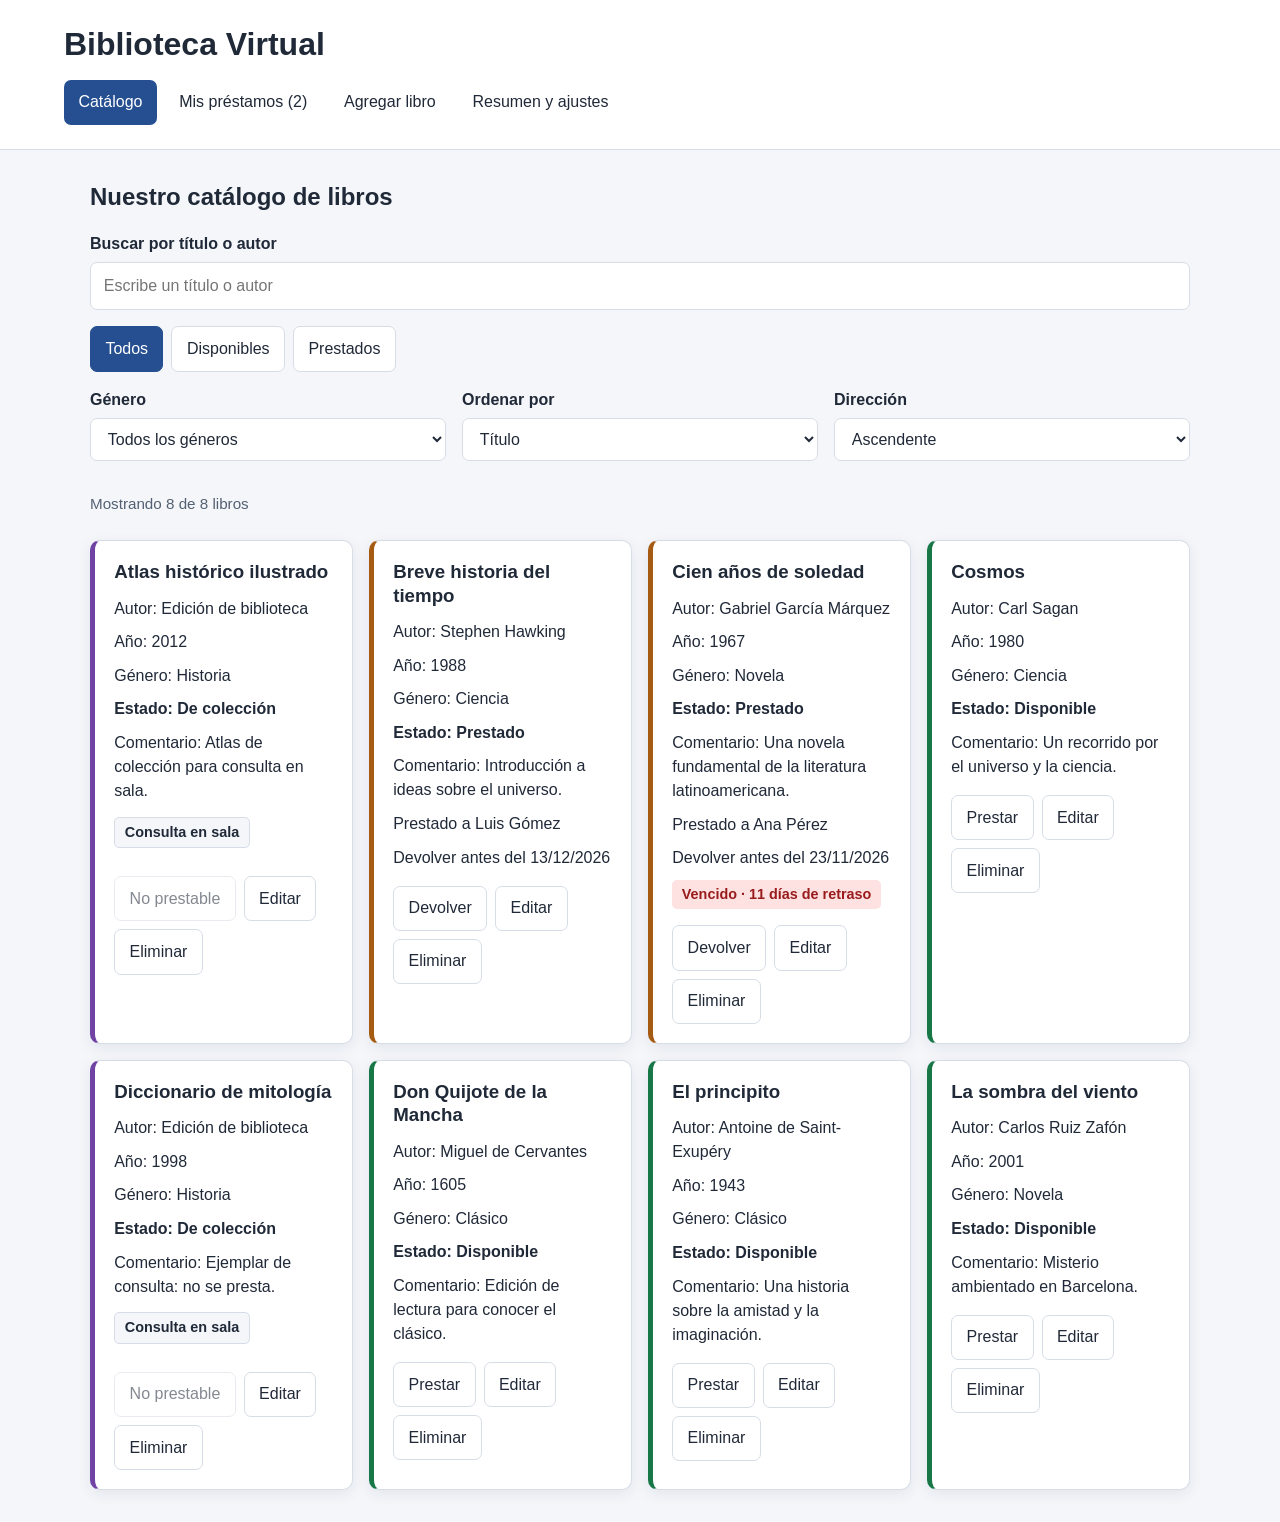
<file: index.html>
<!DOCTYPE html>
<html lang="es">
<head>
    <meta charset="UTF-8">
    <meta name="viewport" content="width=device-width, initial-scale=1.0">
    <meta name="description" content="Biblioteca virtual para gestionar el catálogo, los préstamos y el historial de libros.">
    <meta name="theme-color" content="#254f91">
    <title>Biblioteca Virtual</title>
    <link rel="stylesheet" href="style.css">

    <script src="js/modelos.js" defer></script>
    <script src="js/datos.js" defer></script>
    <script src="js/biblioteca.js" defer></script>
    <script src="js/vistas/catalogo.js" defer></script>
    <script src="js/vistas/prestamos.js" defer></script>
    <script src="js/acciones.js" defer></script>
    <script src="js/vistas/ajustes.js" defer></script>
    <script src="js/script.js" defer></script>
</head>
<body>
    <header class="encabezado">
        <h1 id="titulo">Biblioteca Virtual</h1>
        <p id="saludo-usuario" class="saludo-usuario" hidden></p>
        <nav class="navegacion" aria-label="Navegación principal">
            <ul>
                <li><a href="#vista-catalogo" class="navegacion_enlace" data-vista="vista-catalogo" aria-current="page">Catálogo</a></li>
                <li><a href="#vista-prestamos" class="navegacion_enlace" data-vista="vista-prestamos">Mis préstamos (<span id="contador-prestamos">0</span>)</a></li>
                <li><a href="#vista-libro" class="navegacion_enlace" data-vista="vista-libro">Agregar libro</a></li>
                <li><a href="#vista-ajustes" class="navegacion_enlace" data-vista="vista-ajustes">Resumen y ajustes</a></li>
            </ul>
        </nav>
    </header>

    <main class="contenido-principal">
        <p id="mensaje-global" class="mensaje-global" role="status" aria-live="polite" hidden></p>
        <div id="contenedor-vistas" aria-live="off">
            <p>Cargando biblioteca…</p>
        </div>
        <noscript>Esta aplicación necesita JavaScript para funcionar.</noscript>
    </main>

    <!-- Modal propio para prestar un libro. -->
    <dialog id="modal-prestamo" aria-labelledby="titulo-modal-prestamo">
        <h2 id="titulo-modal-prestamo">Registrar préstamo</h2>
        <p id="libro-modal-prestamo"></p>
        <form id="form-prestamo" novalidate>
            <div class="campo-formulario">
                <label for="persona-prestamo">Nombre de la persona</label>
                <input type="text" id="persona-prestamo" name="persona" minlength="2" maxlength="40" autocomplete="name" required>
                <small id="error-persona-prestamo" class="error-campo" aria-live="polite"></small>
            </div>
            <div class="acciones-formulario">
                <button type="submit">Confirmar préstamo</button>
                <button type="button" id="cancelar-prestamo">Cancelar</button>
            </div>
        </form>
    </dialog>

    <!-- Modal propio para confirmar eliminación. -->
    <dialog id="modal-eliminar" aria-labelledby="titulo-modal-eliminar">
        <h2 id="titulo-modal-eliminar">Eliminar libro</h2>
        <p id="texto-confirmar-eliminar"></p>
        <form id="form-confirmar-eliminar" novalidate>
            <div class="acciones-formulario">
                <button type="submit">Eliminar</button>
                <button type="button" id="cancelar-eliminar">Cancelar</button>
            </div>
        </form>
    </dialog>

    <!-- Modal propio de confirmación para restablecer los datos. -->
    <dialog id="modal-restablecer" aria-labelledby="titulo-modal-restablecer">
        <h2 id="titulo-modal-restablecer">Restablecer biblioteca</h2>
        <p>Se reemplazarán los libros, préstamos y preferencias guardados por los datos iniciales. Esta acción no se puede deshacer.</p>
        <div class="acciones-formulario">
            <button type="button" id="confirmar-restablecer">Restablecer</button>
            <button type="button" id="cancelar-restablecer">Cancelar</button>
        </div>
    </dialog>
</body>
</html>
</file>
<file: style.css>
/* ==========================================
   1. VARIABLES DE COLORES
========================================== */

:root {
    color-scheme: light;

    --fondo: #f4f6fa;
    --superficie: #ffffff;

    --texto: #202938;
    --texto-secundario: #536071;

    --borde: #d7dde6;

    --primario: #254f91;
    --primario-hover: #1b3c70;
    --texto-boton: #ffffff;

    --disponible: #187747;
    --prestado: #a65b12;
    --coleccion: #7042a3;

    --fondo-vencido: #fee2e2;
    --texto-vencido: #991b1b;

    --error: #b42318;
    --exito: #166534;

    --sombra: 0 4px 14px rgb(20 35 60 / 8%);
}


/* ==========================================
   2. TEMA OSCURO
   JavaScript añadirá la clase tema-oscuro
   al elemento body cuando pulsemos el botón.
========================================== */

body.tema-oscuro {
    color-scheme: dark;

    --fondo: #151922;
    --superficie: #222936;

    --texto: #f3f5f9;
    --texto-secundario: #c4ccda;

    --borde: #414b5b;

    --primario: #a7c5ff;
    --primario-hover: #c3d7ff;
    --texto-boton: #15223b;

    --disponible: #7cdda5;
    --prestado: #ffca82;
    --coleccion: #d1b2ff;

    --fondo-vencido: #512727;
    --texto-vencido: #ffd0d0;

    --error: #ff9b91;
    --exito: #7cdda5;

    --sombra: 0 4px 14px rgb(0 0 0 / 20%);
}


/* ==========================================
   3. CONFIGURACIÓN GENERAL
========================================== */

* {
    box-sizing: border-box;
}

body {
    margin: 0;
    background-color: var(--fondo);
    color: var(--texto);

    font-family: Arial, Helvetica, sans-serif;
    font-size: 16px;
    line-height: 1.5;

    transition:
        background-color 0.2s,
        color 0.2s;
}

h1,
h2,
h3,
h4 {
    line-height: 1.25;
}

h1,
h2,
h3 {
    margin-top: 0;
}

a {
    color: var(--primario);
}

button,
input,
select,
textarea {
    font: inherit;
}

/* Respeta los elementos ocultos mediante HTML. */
[hidden] {
    display: none !important;
}

/* Indica visualmente dónde está el foco del teclado. */
a:focus-visible,
button:focus-visible,
input:focus-visible,
select:focus-visible,
textarea:focus-visible {
    outline: 3px solid var(--primario);
    outline-offset: 3px;
}


/* ==========================================
   4. ENCABEZADO Y NAVEGACIÓN
========================================== */

.encabezado {
    padding: 1.5rem 5%;
    background-color: var(--superficie);
    border-bottom: 1px solid var(--borde);
}

.encabezado h1 {
    margin-bottom: 1rem;
}

.navegacion ul {
    display: flex;
    flex-wrap: wrap;
    gap: 0.5rem;

    margin: 0;
    padding: 0;

    list-style: none;
}

.navegacion_enlace {
    display: inline-block;

    padding: 0.65rem 0.9rem;
    border-radius: 7px;

    color: var(--texto);
    text-decoration: none;

    transition:
        background-color 0.2s,
        color 0.2s;
}

.navegacion_enlace:hover {
    background-color: var(--fondo);
}

.navegacion_enlace[aria-current="page"] {
    background-color: var(--primario);
    color: var(--texto-boton);
}


/* ==========================================
   5. CONTENIDO Y VISTAS
========================================== */

.contenido-principal {
    width: min(1100px, 92%);
    margin: 2rem auto;
}

.vista {
    animation: aparecer 0.25s ease;
}

@keyframes aparecer {
    from {
        opacity: 0;
        transform: translateY(6px);
    }

    to {
        opacity: 1;
        transform: translateY(0);
    }
}


/* ==========================================
   6. FORMULARIOS Y CAMPOS
========================================== */

.campo-formulario {
    display: flex;
    flex-direction: column;
    gap: 0.4rem;

    margin-bottom: 1rem;
}

.campo-formulario label {
    font-weight: 600;
}

.campo-formulario input:not([type="checkbox"]),
.campo-formulario select,
.campo-formulario textarea,
#busqueda {
    width: 100%;
    min-width: 0;

    padding: 0.7rem 0.8rem;

    border: 1px solid var(--borde);
    border-radius: 7px;

    background-color: var(--superficie);
    color: var(--texto);
}

.campo-formulario textarea {
    resize: vertical;
}

.campo-checkbox {
    flex-direction: row;
    align-items: center;
}

.campo-checkbox input {
    width: auto;
}


/* ==========================================
   7. FILTROS Y ORDENAMIENTO DEL CATÁLOGO
========================================== */

.catalogo_filtros {
    display: flex;
    flex-wrap: wrap;
    gap: 0.5rem;

    margin: 1rem 0;
}

.controles-catalogo {
    display: grid;
    grid-template-columns: repeat(3, minmax(0, 1fr));
    gap: 1rem;
}

#contador-libros {
    color: var(--texto-secundario);
    font-size: 0.95rem;
}

#mensaje-catalogo,
#mensaje-prestamos,
#mensaje-formulario,
#mensaje-ajustes {
    color: var(--texto-secundario);
}


/* ==========================================
   8. BOTONES
========================================== */

button {
    padding: 0.6rem 0.9rem;

    border: 1px solid var(--borde);
    border-radius: 7px;

    background-color: var(--superficie);
    color: var(--texto);

    cursor: pointer;

    transition:
        background-color 0.2s,
        color 0.2s,
        border-color 0.2s,
        transform 0.2s;
}

button:hover:not(:disabled) {
    transform: translateY(-1px);
    border-color: var(--primario);
}

.boton_activo {
    background-color: var(--primario);
    color: var(--texto-boton);
    border-color: var(--primario);
}

button:disabled {
    cursor: not-allowed;
    opacity: 0.55;
}

button[type="submit"] {
    background-color: var(--primario);
    color: var(--texto-boton);
    border-color: var(--primario);
}

button[type="submit"]:hover:not(:disabled) {
    background-color: var(--primario-hover);
}


/* ==========================================
   9. TARJETAS DEL CATÁLOGO
========================================== */

.catalogo-tarjetas {
    display: grid;
    grid-template-columns: repeat(auto-fit, minmax(240px, 1fr));
    gap: 1rem;

    margin-top: 1.5rem;
}

.tarjeta-libro,
.tarjeta-prestamo {
    min-width: 0;
    padding: 1.2rem;

    border: 1px solid var(--borde);
    border-radius: 10px;

    background-color: var(--superficie);

    box-shadow: var(--sombra);

    overflow-wrap: anywhere;

    transition:
        transform 0.2s,
        box-shadow 0.2s,
        background-color 0.2s;
}

.tarjeta-libro:hover,
.tarjeta-prestamo:hover {
    transform: translateY(-3px);
    box-shadow: 0 7px 18px rgb(20 35 60 / 12%);
}

.tarjeta-libro h3,
.tarjeta-prestamo h3,
.tarjeta-prestamo h4 {
    margin-bottom: 0.8rem;
}

.tarjeta-libro p,
.tarjeta-prestamo p {
    margin: 0 0 0.6rem;
}

.acciones-libro,
.acciones-formulario {
    display: flex;
    flex-wrap: wrap;
    gap: 0.5rem;

    margin-top: 1rem;
}


/* ==========================================
   10. ESTADOS DE LOS LIBROS
========================================== */

.libro-disponible {
    border-left: 5px solid var(--disponible);
}

.libro-prestado {
    border-left: 5px solid var(--prestado);
}

.libro-coleccion {
    border-left: 5px solid var(--coleccion);
}

.estado-libro {
    font-weight: 700;
}

.etiqueta-vencido {
    display: inline-block;

    padding: 0.25rem 0.6rem;
    border-radius: 5px;

    background-color: var(--fondo-vencido);
    color: var(--texto-vencido);

    font-weight: 700;
    font-size: 0.9rem;
}


/* ==========================================
   11. VISTA DE PRÉSTAMOS
========================================== */

#lista-prestamos-activos,
#lista-historial-prestamos {
    display: grid;
    grid-template-columns: repeat(auto-fit, minmax(240px, 1fr));
    gap: 1rem;

    margin-bottom: 2rem;
}

.prestamo-devuelto {
    border-left: 5px solid var(--disponible);
}

.estado-retraso {
    color: var(--error);
    font-weight: 700;
}

.estado-a-tiempo {
    color: var(--exito);
    font-weight: 700;
}


/* ==========================================
   12. FORMULARIOS Y MENSAJES
========================================== */

form {
    max-width: 650px;
}

.error-campo {
    display: block;
    min-height: 0.5rem;

    color: var(--error);
    font-size: 0.9rem;
}

.mensaje-error {
    color: var(--error);
    font-weight: 600;
}

.mensaje-exito {
    color: var(--exito);
    font-weight: 600;
}

.resumen-estadisticas {
    display: grid;
    grid-template-columns: repeat(auto-fit, minmax(180px, 1fr));
    gap: 1rem;

    padding: 0;
}

.resumen-estadisticas div {
    padding: 1rem;

    border: 1px solid var(--borde);
    border-radius: 10px;

    background-color: var(--superficie);
}

.resumen-estadisticas dt {
    color: var(--texto-secundario);
}

.resumen-estadisticas dd {
    margin: 0.5rem 0 0;

    font-size: 1.7rem;
    font-weight: 700;
}

#contador-comentario {
    color: var(--texto-secundario);
    font-size: 0.9rem;
}


/* ==========================================
   13. MODALES
========================================== */

dialog {
    width: min(500px, 92%);
    max-height: 85vh;
    overflow-y: auto;

    padding: 1.5rem;

    border: 1px solid var(--borde);
    border-radius: 12px;

    background-color: var(--superficie);
    color: var(--texto);
}

dialog::backdrop {
    background-color: rgb(0 0 0 / 55%);
}

dialog form {
    width: 100%;
}


/* ==========================================
   14. ADAPTACIÓN A MÓVILES
========================================== */

@media (max-width: 700px) {

    .encabezado {
        padding: 1rem;
    }

    .contenido-principal {
        width: 94%;
        margin: 1.2rem auto;
    }

    .controles-catalogo {
        grid-template-columns: 1fr;
        gap: 0;
    }

    .catalogo-tarjetas,
    #lista-prestamos-activos,
    #lista-historial-prestamos {
        grid-template-columns: 1fr;
    }

    .resumen-estadisticas {
        grid-template-columns: repeat(2, minmax(0, 1fr));
    }
}


/* Respetar la preferencia de movimiento reducido. */
@media (prefers-reduced-motion: reduce) {

    *,
    *::before,
    *::after {
        scroll-behavior: auto !important;
        animation-duration: 0.01ms !important;
        transition-duration: 0.01ms !important;
    }
}


/* Ajustes visuales añadidos para mensajes, saludos y etiquetas de colección. */
.saludo-usuario {
    margin: -0.4rem 0 1rem;
    color: var(--texto-secundario);
    font-weight: 600;
}

.mensaje-global {
    padding: 0.85rem 1rem;
    margin: 0 0 1.2rem;
    border: 1px solid var(--borde);
    border-radius: 8px;
    background: var(--superficie);
}

.mensaje-global.mensaje-error,
.mensaje-error {
    color: var(--error);
}

.mensaje-exito {
    color: var(--exito);
}

.etiqueta-coleccion {
    display: inline-block;
    margin: 0.25rem 0 0.75rem;
    padding: 0.25rem 0.6rem;
    border-radius: 5px;
    color: var(--texto);
    background: var(--fondo);
    border: 1px solid var(--borde);
    font-size: 0.9rem;
    font-weight: 600;
}

.prestamo-vencido {
    border-left: 5px solid var(--error);
}

[aria-invalid="true"] {
    border-color: var(--error) !important;
}

.acciones-formulario button {
    min-height: 42px;
}

dialog .acciones-formulario {
    margin-top: 1.25rem;
}

#cancelar-prestamo,
#cancelar-eliminar,
#cancelar-restablecer,
#cancelar-edicion {
    background: var(--superficie);
    color: var(--texto);
}
</file>
